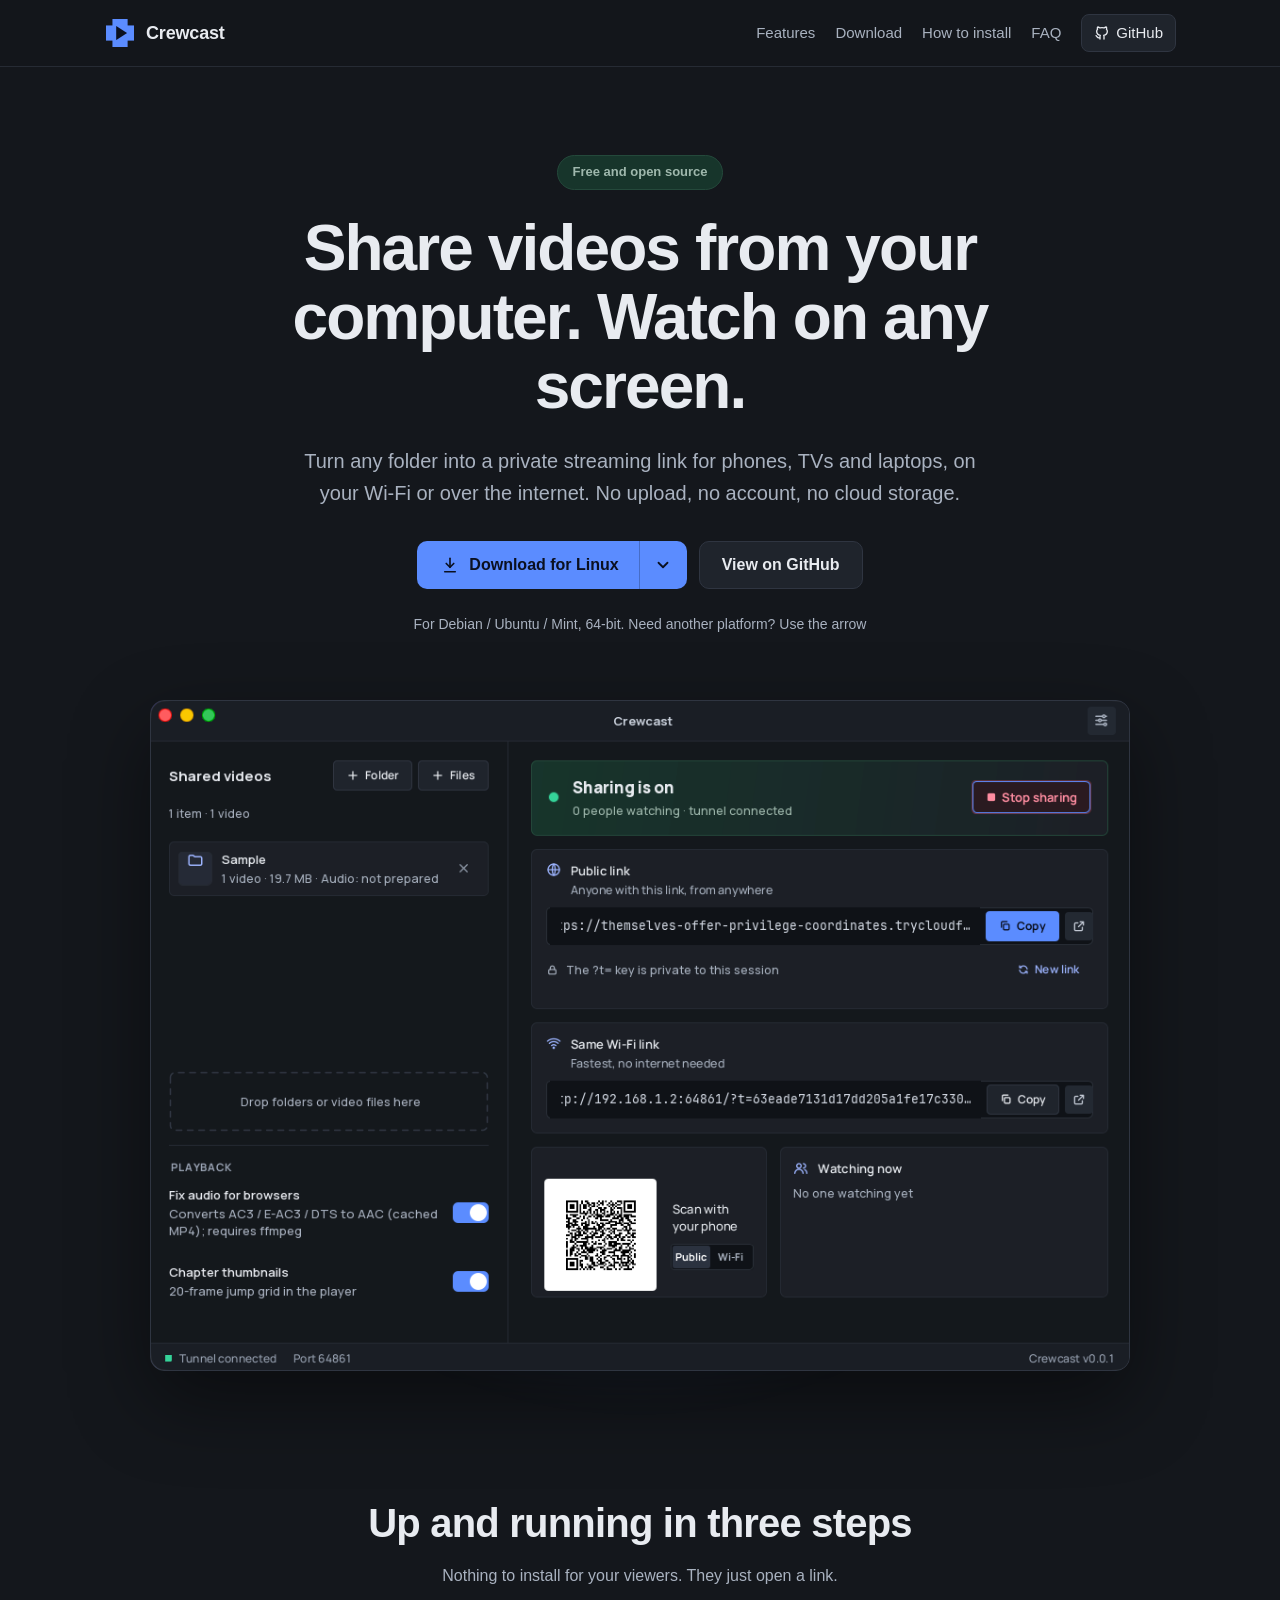
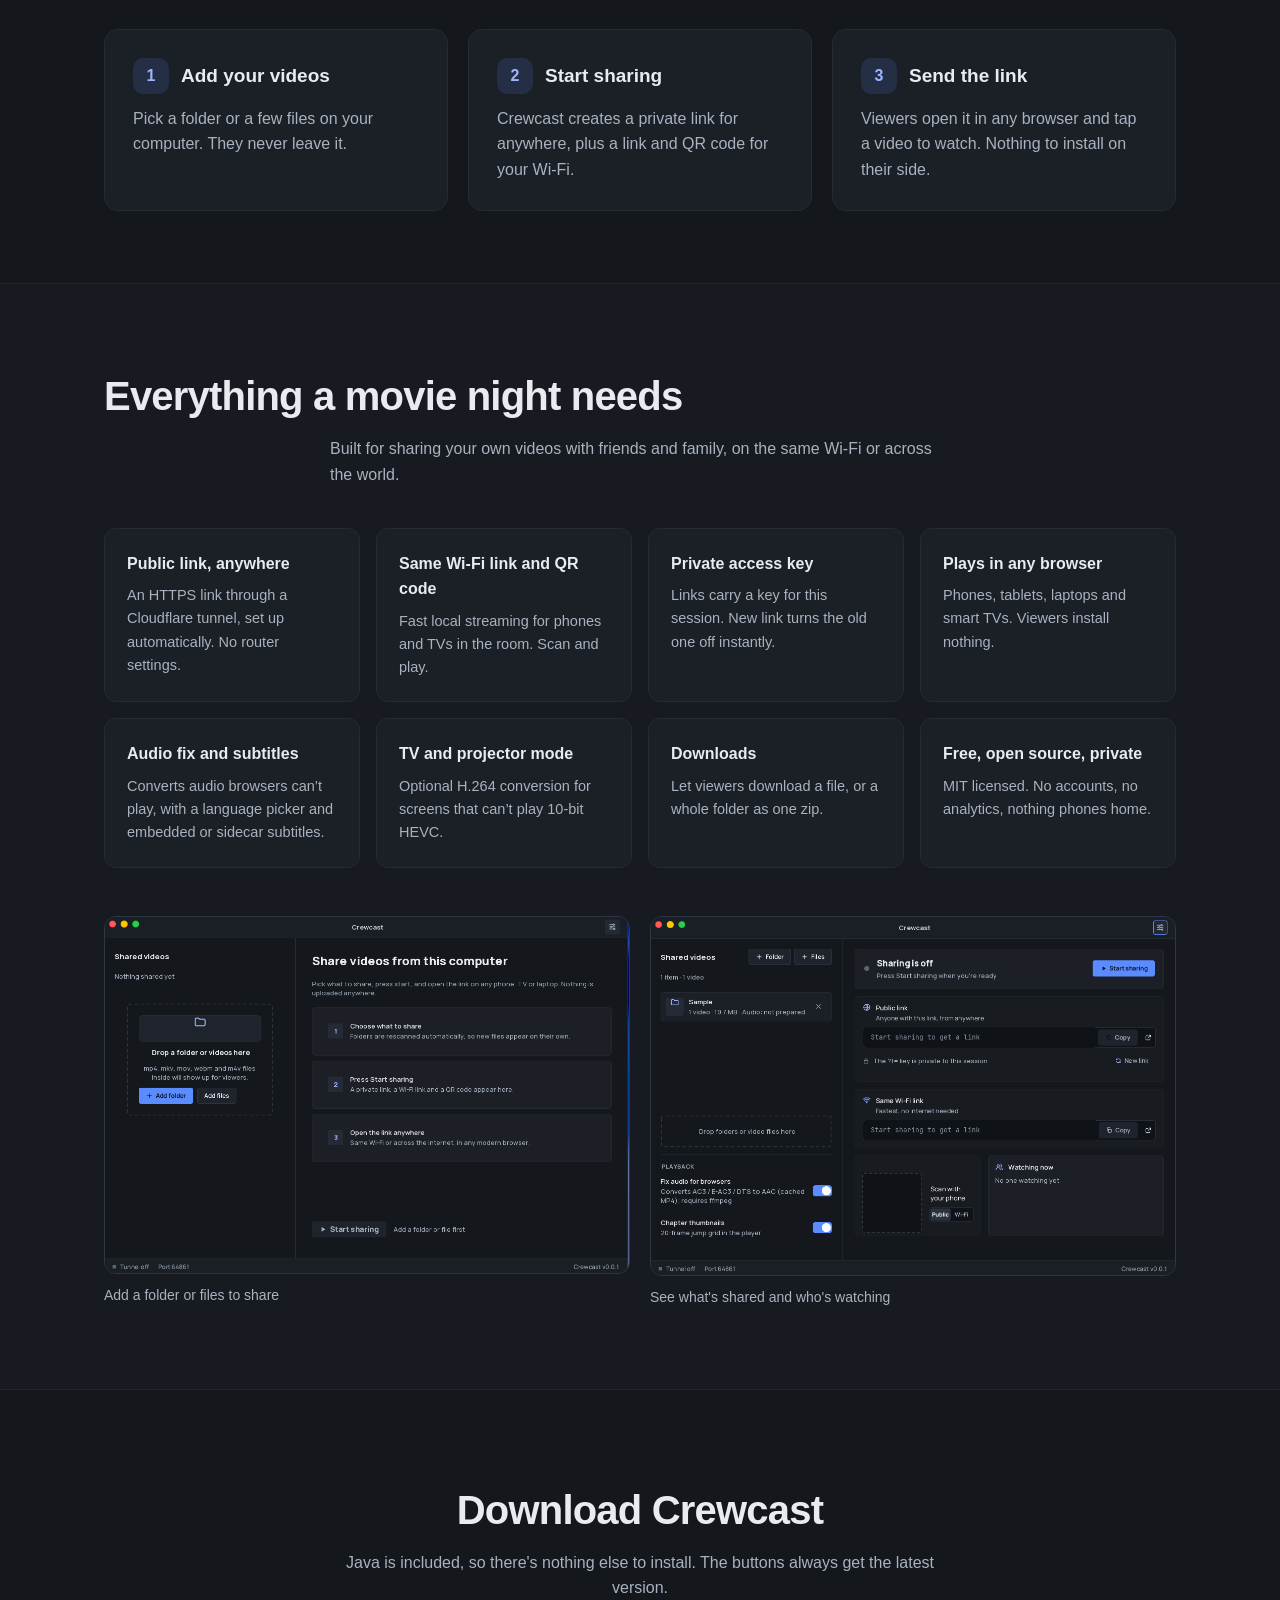
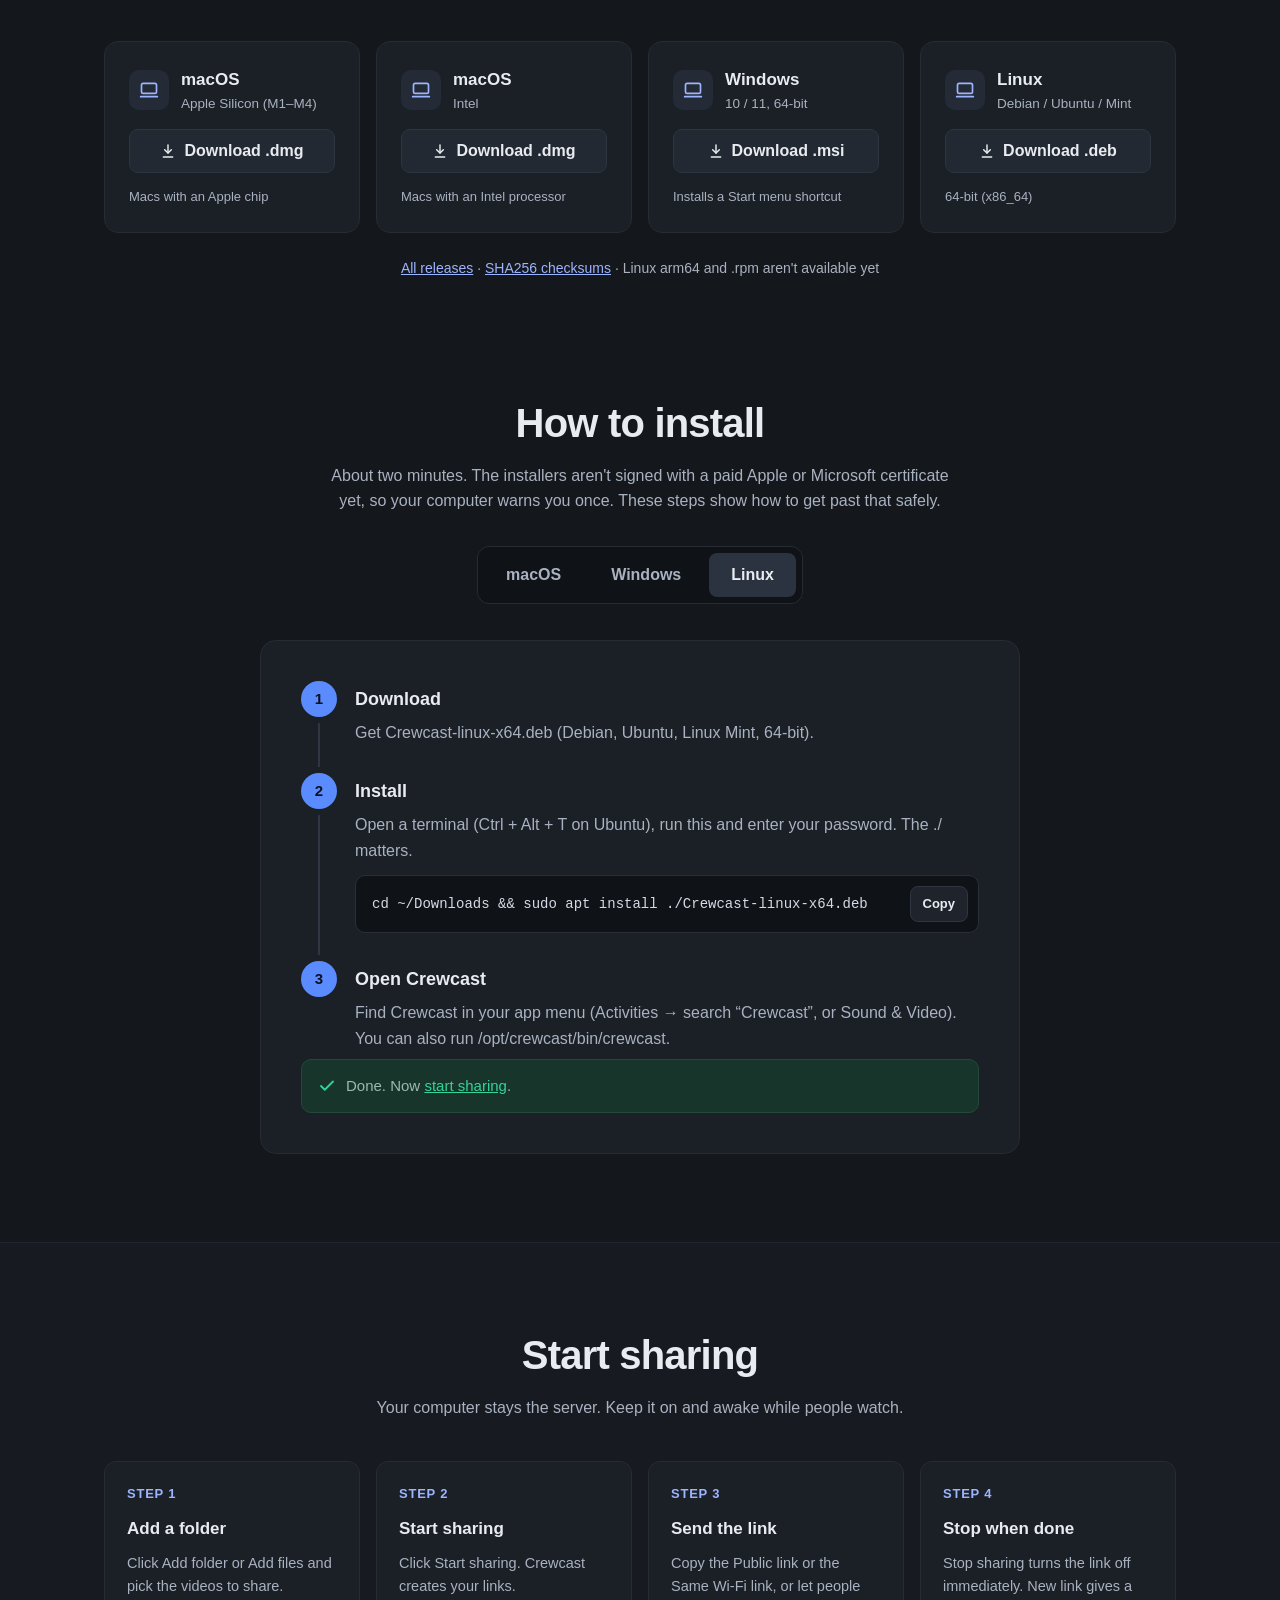
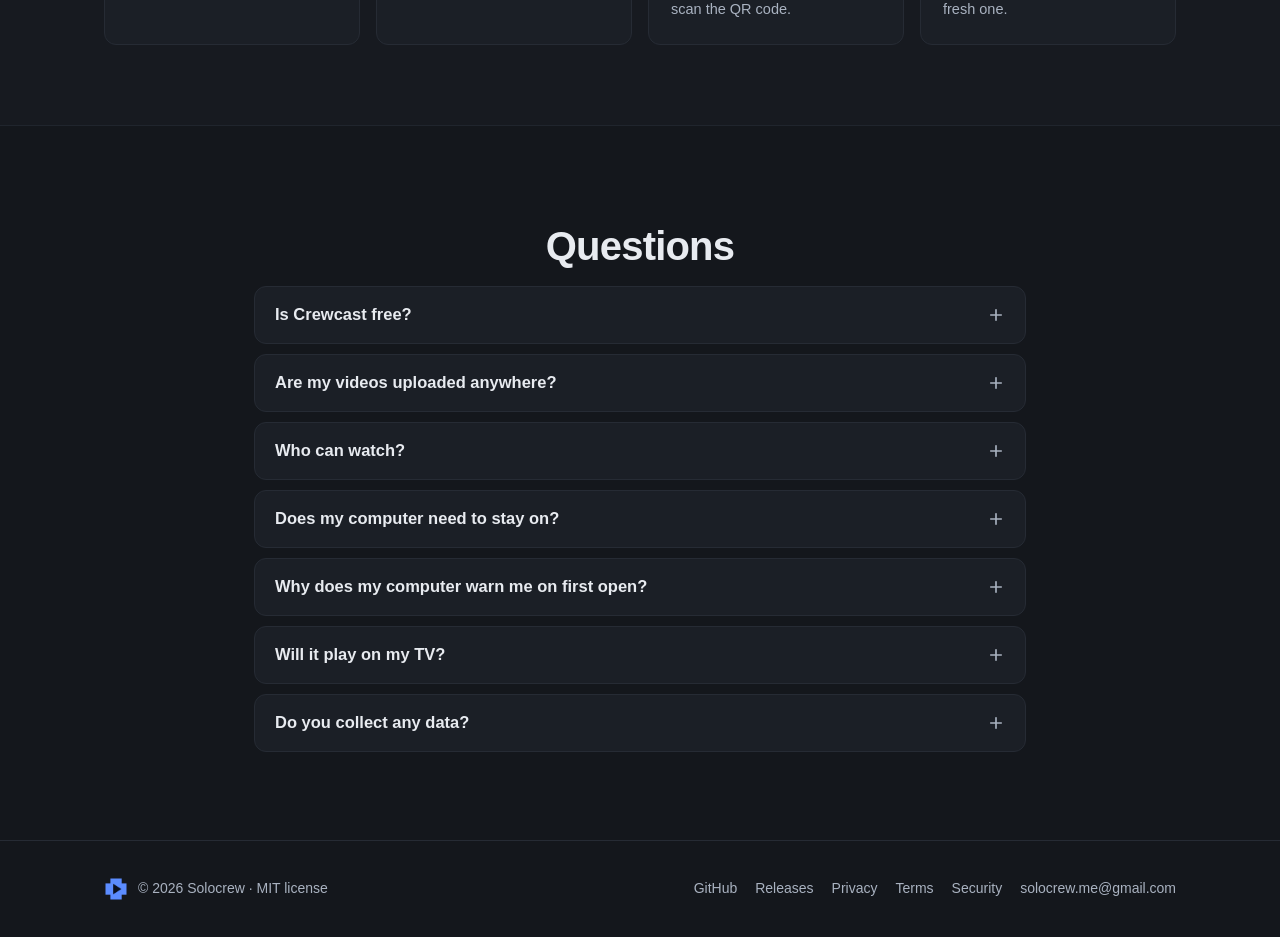
<file: site/index.html>
<!doctype html>
<html lang="en" class="no-js">
<head>
<meta charset="utf-8">
<meta name="viewport" content="width=device-width, initial-scale=1">
<title>Crewcast – share videos from your computer</title>
<meta name="description" content="Turn any folder into a private streaming link for phones, TVs and laptops, on your Wi‑Fi or over the internet. No upload, no account, no cloud storage.">
<link rel="canonical" href="https://vpjigin.github.io/CrewCast/">
<meta name="theme-color" content="#14171c">
<meta property="og:type" content="website">
<meta property="og:url" content="https://vpjigin.github.io/CrewCast/">
<meta property="og:title" content="Crewcast – share videos from your computer">
<meta property="og:description" content="Turn any folder into a private streaming link for phones, TVs and laptops, on your Wi‑Fi or over the internet. No upload, no account, no cloud storage.">
<meta property="og:image" content="https://vpjigin.github.io/CrewCast/assets/og-image.png">
<meta name="twitter:card" content="summary_large_image">
<meta name="twitter:title" content="Crewcast – share videos from your computer">
<meta name="twitter:description" content="Turn any folder into a private streaming link for phones, TVs and laptops, on your Wi‑Fi or over the internet. No upload, no account, no cloud storage.">
<meta name="twitter:image" content="https://vpjigin.github.io/CrewCast/assets/og-image.png">
<link rel="icon" type="image/png" sizes="32x32" href="assets/favicon-32.png">
<link rel="apple-touch-icon" sizes="180x180" href="assets/apple-touch-icon.png">
<link rel="stylesheet" href="styles.css">
</head>
<body>
<a class="skip-link" href="#main">Skip to content</a>

<header class="site-header">
<div class="site-header__inner">
<a href="#top" class="brand">
<img src="assets/icon.png" alt="" width="32" height="32">
<span class="brand__name">Crewcast</span>
</a>
<nav class="nav" aria-label="Main">
<a href="#features">Features</a>
<a href="#download">Download</a>
<a href="#install">How to install</a>
<a href="#faq">FAQ</a>
<a class="nav__github" href="https://github.com/vpjigin/CrewCast">
<svg aria-hidden="true" width="16" height="16" viewBox="0 0 24 24" fill="none" stroke="currentColor" stroke-width="2" stroke-linecap="round" stroke-linejoin="round"><path d="M9 19c-4.3 1.4-4.3-2.5-6-3m12 5v-3.5c0-1 .1-1.4-.5-2 2.8-.3 5.5-1.4 5.5-6a4.6 4.6 0 0 0-1.3-3.2 4.2 4.2 0 0 0-.1-3.2s-1.1-.3-3.5 1.3a12.3 12.3 0 0 0-6.2 0C6.5 2.8 5.4 3.1 5.4 3.1a4.2 4.2 0 0 0-.1 3.2A4.6 4.6 0 0 0 4 9.5c0 4.6 2.7 5.7 5.5 6-.6.6-.6 1.2-.5 2V21"></path></svg>
GitHub
</a>
</nav>
</div>
</header>

<main id="main">

<section id="top" class="hero">
<span class="badge" id="version-badge">
<span class="badge__dot" aria-hidden="true"></span>
Free and open source
</span>
<h1>Share videos from your computer. Watch on any screen.</h1>
<p class="hero__lead">Turn any folder into a private streaming link for phones, TVs and laptops, on your Wi‑Fi or over the internet. No upload, no account, no cloud storage.</p>
<div class="hero__actions">
<div class="split-btn">
<a id="hero-download" class="split-btn__main" href="#download">
<svg aria-hidden="true" width="18" height="18" viewBox="0 0 24 24" fill="none" stroke="currentColor" stroke-width="2.2" stroke-linecap="round" stroke-linejoin="round"><path d="M12 3v12"></path><path d="m7 10 5 5 5-5"></path><path d="M5 21h14"></path></svg>
<span data-label>Download Crewcast</span>
</a>
<button type="button" class="split-btn__toggle" id="download-menu-btn" aria-label="Choose another platform" aria-haspopup="true" aria-expanded="false" aria-controls="download-menu">
<svg aria-hidden="true" width="18" height="18" viewBox="0 0 24 24" fill="none" stroke="currentColor" stroke-width="2.4" stroke-linecap="round" stroke-linejoin="round"><path d="m6 9 6 6 6-6"></path></svg>
</button>
<div class="split-btn__menu" id="download-menu" role="menu">
<a role="menuitem" class="split-btn__item" href="https://github.com/vpjigin/CrewCast/releases/latest/download/Crewcast-macos-arm64.dmg">
<span class="split-btn__item-os"><strong>macOS</strong><span>Apple Silicon (M1–M4)</span></span>
<span class="split-btn__ext">.dmg</span>
</a>
<a role="menuitem" class="split-btn__item" href="https://github.com/vpjigin/CrewCast/releases/latest/download/Crewcast-macos-x64.dmg">
<span class="split-btn__item-os"><strong>macOS</strong><span>Intel</span></span>
<span class="split-btn__ext">.dmg</span>
</a>
<a role="menuitem" class="split-btn__item" href="https://github.com/vpjigin/CrewCast/releases/latest/download/Crewcast-windows-x64.msi">
<span class="split-btn__item-os"><strong>Windows</strong><span>10 / 11, 64-bit</span></span>
<span class="split-btn__ext">.msi</span>
</a>
<a role="menuitem" class="split-btn__item" href="https://github.com/vpjigin/CrewCast/releases/latest/download/Crewcast-linux-x64.deb">
<span class="split-btn__item-os"><strong>Linux</strong><span>Debian / Ubuntu / Mint</span></span>
<span class="split-btn__ext">.deb</span>
</a>
</div>
</div>
<a class="btn-secondary" href="https://github.com/vpjigin/CrewCast">View on GitHub</a>
</div>
<p class="hero__note" id="hero-note">Choose your platform below, or use the arrow</p>
<div class="hero__shot">
<div class="hero__glow" aria-hidden="true"></div>
<div class="hero__frame">
<img src="assets/sharing-started.png" alt="Crewcast desktop app sharing a folder, showing the public link, the same Wi‑Fi link and a QR code" width="1037" height="710" fetchpriority="high">
</div>
</div>
</section>

<section class="section section--how" aria-labelledby="how-title">
<h2 id="how-title" class="text-center">Up and running in three steps</h2>
<p class="section__lead section__lead--center section__lead--narrow">Nothing to install for your viewers. They just open a link.</p>
<div class="card-grid">
<div class="card">
<div class="card__head">
<span class="card__num">1</span>
<h3>Add your videos</h3>
</div>
<p>Pick a folder or a few files on your computer. They never leave it.</p>
</div>
<div class="card">
<div class="card__head">
<span class="card__num">2</span>
<h3>Start sharing</h3>
</div>
<p>Crewcast creates a private link for anywhere, plus a link and QR code for your Wi‑Fi.</p>
</div>
<div class="card">
<div class="card__head">
<span class="card__num">3</span>
<h3>Send the link</h3>
</div>
<p>Viewers open it in any browser and tap a video to watch. Nothing to install on their side.</p>
</div>
</div>
</section>

<section id="features" class="section section--features" aria-labelledby="features-title">
<div class="section-inner">
<h2 id="features-title">Everything a movie night needs</h2>
<p class="section__lead">Built for sharing your own videos with friends and family, on the same Wi‑Fi or across the world.</p>
<div class="card-grid card-grid--features">
<div class="card card--feature">
<h3>Public link, anywhere</h3>
<p>An HTTPS link through a Cloudflare tunnel, set up automatically. No router settings.</p>
</div>
<div class="card card--feature">
<h3>Same Wi‑Fi link and QR code</h3>
<p>Fast local streaming for phones and TVs in the room. Scan and play.</p>
</div>
<div class="card card--feature">
<h3>Private access key</h3>
<p>Links carry a key for this session. New link turns the old one off instantly.</p>
</div>
<div class="card card--feature">
<h3>Plays in any browser</h3>
<p>Phones, tablets, laptops and smart TVs. Viewers install nothing.</p>
</div>
<div class="card card--feature">
<h3>Audio fix and subtitles</h3>
<p>Converts audio browsers can’t play, with a language picker and embedded or sidecar subtitles.</p>
</div>
<div class="card card--feature">
<h3>TV and projector mode</h3>
<p>Optional H.264 conversion for screens that can’t play 10‑bit HEVC.</p>
</div>
<div class="card card--feature">
<h3>Downloads</h3>
<p>Let viewers download a file, or a whole folder as one zip.</p>
</div>
<div class="card card--feature">
<h3>Free, open source, private</h3>
<p>MIT licensed. No accounts, no analytics, nothing phones home.</p>
</div>
</div>
<div class="shot-grid">
<figure class="shot">
<div class="shot__frame"><img src="assets/initial-screen.png" alt="Crewcast start screen with Add folder and Add files buttons" width="1041" height="709" loading="lazy"></div>
<figcaption>Add a folder or files to share</figcaption>
</figure>
<figure class="shot">
<div class="shot__frame"><img src="assets/dashboard.png" alt="Crewcast dashboard listing shared videos and who is watching" width="1037" height="710" loading="lazy"></div>
<figcaption>See what's shared and who's watching</figcaption>
</figure>
</div>
</div>
</section>

<section id="download" class="section section--download" aria-labelledby="download-title">
<h2 id="download-title" class="text-center">Download Crewcast</h2>
<p class="section__lead section__lead--center">Java is included, so there's nothing else to install. The buttons always get the latest version.</p>
<div class="card-grid card-grid--download">
<div class="card card--download">
<div class="download-os">
<span class="download-os__icon" aria-hidden="true">
<svg width="20" height="20" viewBox="0 0 24 24" fill="none" stroke="currentColor" stroke-width="2" stroke-linecap="round" stroke-linejoin="round"><rect x="3" y="4" width="18" height="12" rx="2"></rect><path d="M2 20h20"></path></svg>
</span>
<div class="download-os__meta">
<strong>macOS</strong>
<span>Apple Silicon (M1–M4)</span>
</div>
</div>
<a class="btn-download" href="https://github.com/vpjigin/CrewCast/releases/latest/download/Crewcast-macos-arm64.dmg">
<svg aria-hidden="true" width="16" height="16" viewBox="0 0 24 24" fill="none" stroke="currentColor" stroke-width="2.2" stroke-linecap="round" stroke-linejoin="round"><path d="M12 3v12"></path><path d="m7 10 5 5 5-5"></path><path d="M5 21h14"></path></svg>
Download .dmg
</a>
<span class="card__req">Macs with an Apple chip</span>
</div>
<div class="card card--download">
<div class="download-os">
<span class="download-os__icon" aria-hidden="true">
<svg width="20" height="20" viewBox="0 0 24 24" fill="none" stroke="currentColor" stroke-width="2" stroke-linecap="round" stroke-linejoin="round"><rect x="3" y="4" width="18" height="12" rx="2"></rect><path d="M2 20h20"></path></svg>
</span>
<div class="download-os__meta">
<strong>macOS</strong>
<span>Intel</span>
</div>
</div>
<a class="btn-download" href="https://github.com/vpjigin/CrewCast/releases/latest/download/Crewcast-macos-x64.dmg">
<svg aria-hidden="true" width="16" height="16" viewBox="0 0 24 24" fill="none" stroke="currentColor" stroke-width="2.2" stroke-linecap="round" stroke-linejoin="round"><path d="M12 3v12"></path><path d="m7 10 5 5 5-5"></path><path d="M5 21h14"></path></svg>
Download .dmg
</a>
<span class="card__req">Macs with an Intel processor</span>
</div>
<div class="card card--download">
<div class="download-os">
<span class="download-os__icon" aria-hidden="true">
<svg width="20" height="20" viewBox="0 0 24 24" fill="none" stroke="currentColor" stroke-width="2" stroke-linecap="round" stroke-linejoin="round"><rect x="3" y="4" width="18" height="12" rx="2"></rect><path d="M2 20h20"></path></svg>
</span>
<div class="download-os__meta">
<strong>Windows</strong>
<span>10 / 11, 64-bit</span>
</div>
</div>
<a class="btn-download" href="https://github.com/vpjigin/CrewCast/releases/latest/download/Crewcast-windows-x64.msi">
<svg aria-hidden="true" width="16" height="16" viewBox="0 0 24 24" fill="none" stroke="currentColor" stroke-width="2.2" stroke-linecap="round" stroke-linejoin="round"><path d="M12 3v12"></path><path d="m7 10 5 5 5-5"></path><path d="M5 21h14"></path></svg>
Download .msi
</a>
<span class="card__req">Installs a Start menu shortcut</span>
</div>
<div class="card card--download">
<div class="download-os">
<span class="download-os__icon" aria-hidden="true">
<svg width="20" height="20" viewBox="0 0 24 24" fill="none" stroke="currentColor" stroke-width="2" stroke-linecap="round" stroke-linejoin="round"><rect x="3" y="4" width="18" height="12" rx="2"></rect><path d="M2 20h20"></path></svg>
</span>
<div class="download-os__meta">
<strong>Linux</strong>
<span>Debian / Ubuntu / Mint</span>
</div>
</div>
<a class="btn-download" href="https://github.com/vpjigin/CrewCast/releases/latest/download/Crewcast-linux-x64.deb">
<svg aria-hidden="true" width="16" height="16" viewBox="0 0 24 24" fill="none" stroke="currentColor" stroke-width="2.2" stroke-linecap="round" stroke-linejoin="round"><path d="M12 3v12"></path><path d="m7 10 5 5 5-5"></path><path d="M5 21h14"></path></svg>
Download .deb
</a>
<span class="card__req">64-bit (x86_64)</span>
</div>
</div>
<p class="download-notes"><a href="https://github.com/vpjigin/CrewCast/releases">All releases</a> · <a href="https://github.com/vpjigin/CrewCast/releases/latest">SHA256 checksums</a> · Linux arm64 and .rpm aren't available yet</p>
</section>

<section id="install" class="section section--install" aria-labelledby="install-title">
<h2 id="install-title" class="text-center">How to install</h2>
<p class="section__lead section__lead--center section__lead--install">About two minutes. The installers aren't signed with a paid Apple or Microsoft certificate yet, so your computer warns you once. These steps show how to get past that safely.</p>

<div class="tablist" role="tablist" aria-label="Choose your computer">
<button type="button" class="tab" role="tab" id="tab-mac" data-tab="mac" aria-controls="panel-mac" aria-selected="true" tabindex="0">macOS</button>
<button type="button" class="tab" role="tab" id="tab-windows" data-tab="windows" aria-controls="panel-windows" aria-selected="false" tabindex="-1">Windows</button>
<button type="button" class="tab" role="tab" id="tab-linux" data-tab="linux" aria-controls="panel-linux" aria-selected="false" tabindex="-1">Linux</button>
</div>

<div class="tabpanel" role="tabpanel" id="panel-mac" data-tab="mac" aria-labelledby="tab-mac">
<ol class="steps">
<li class="step">
<div class="step__rail">
<span class="step__n">1</span>
<span class="step__line" aria-hidden="true"></span>
</div>
<div class="step__body">
<h3>Check which Mac you have</h3>
<p>Apple menu → About This Mac. "Chip: Apple M1–M4" means Apple Silicon; "Processor: Intel" means Intel.</p>
</div>
</li>
<li class="step">
<div class="step__rail">
<span class="step__n">2</span>
<span class="step__line" aria-hidden="true"></span>
</div>
<div class="step__body">
<h3>Download and install</h3>
<p>Open the .dmg from Downloads and drag Crewcast onto the Applications folder. Then eject the Crewcast disk.</p>
</div>
</li>
<li class="step">
<div class="step__rail">
<span class="step__n">3</span>
<span class="step__line" aria-hidden="true"></span>
</div>
<div class="step__body">
<h3>Allow it to open (one time only)</h3>
<p>The app isn’t signed yet, so macOS blocks the first open. Paste this into Terminal, or use System Settings → Privacy &amp; Security → Open Anyway.</p>
<div class="cmd">
<code>xattr -dr com.apple.quarantine /Applications/Crewcast.app</code>
<button type="button" class="cmd__copy" data-copy="xattr -dr com.apple.quarantine /Applications/Crewcast.app" aria-label="Copy command">Copy</button>
</div>
</div>
</li>
<li class="step">
<div class="step__rail">
<span class="step__n">4</span>
</div>
<div class="step__body">
<h3>Open Crewcast</h3>
<p>Open it from Applications or Launchpad. If macOS asks about incoming network connections, click Allow so phones and TVs can connect.</p>
</div>
</li>
</ol>
<div class="done-banner">
<svg aria-hidden="true" width="18" height="18" viewBox="0 0 24 24" fill="none" stroke="#34d399" stroke-width="2.4" stroke-linecap="round" stroke-linejoin="round"><path d="M20 6 9 17l-5-5"></path></svg>
<span>Done. Now <a href="#sharing">start sharing</a>.</span>
</div>
</div>

<div class="tabpanel" role="tabpanel" id="panel-windows" data-tab="windows" aria-labelledby="tab-windows" hidden>
<ol class="steps">
<li class="step">
<div class="step__rail">
<span class="step__n">1</span>
<span class="step__line" aria-hidden="true"></span>
</div>
<div class="step__body">
<h3>Download</h3>
<p>If the browser says the file isn’t commonly downloaded, choose Keep.</p>
</div>
</li>
<li class="step">
<div class="step__rail">
<span class="step__n">2</span>
<span class="step__line" aria-hidden="true"></span>
</div>
<div class="step__body">
<h3>Run the installer</h3>
<p>Open Crewcast-windows-x64.msi from your Downloads folder.</p>
</div>
</li>
<li class="step">
<div class="step__rail">
<span class="step__n">3</span>
<span class="step__line" aria-hidden="true"></span>
</div>
<div class="step__body">
<h3>Get past SmartScreen (one time only)</h3>
<p>If you see “Windows protected your PC”, click More info, then Run anyway.</p>
</div>
</li>
<li class="step">
<div class="step__rail">
<span class="step__n">4</span>
<span class="step__line" aria-hidden="true"></span>
</div>
<div class="step__body">
<h3>Finish the installer</h3>
<p>Click Next, keep the default folder, then Install. Click Yes if Windows asks for permission, then Finish.</p>
</div>
</li>
<li class="step">
<div class="step__rail">
<span class="step__n">5</span>
</div>
<div class="step__body">
<h3>Open Crewcast</h3>
<p>Use the desktop shortcut or the Start menu. If the firewall asks, tick Private networks and click Allow access.</p>
</div>
</li>
</ol>
<div class="done-banner">
<svg aria-hidden="true" width="18" height="18" viewBox="0 0 24 24" fill="none" stroke="#34d399" stroke-width="2.4" stroke-linecap="round" stroke-linejoin="round"><path d="M20 6 9 17l-5-5"></path></svg>
<span>Done. Now <a href="#sharing">start sharing</a>.</span>
</div>
</div>

<div class="tabpanel" role="tabpanel" id="panel-linux" data-tab="linux" aria-labelledby="tab-linux" hidden>
<ol class="steps">
<li class="step">
<div class="step__rail">
<span class="step__n">1</span>
<span class="step__line" aria-hidden="true"></span>
</div>
<div class="step__body">
<h3>Download</h3>
<p>Get Crewcast-linux-x64.deb (Debian, Ubuntu, Linux Mint, 64-bit).</p>
</div>
</li>
<li class="step">
<div class="step__rail">
<span class="step__n">2</span>
<span class="step__line" aria-hidden="true"></span>
</div>
<div class="step__body">
<h3>Install</h3>
<p>Open a terminal (Ctrl + Alt + T on Ubuntu), run this and enter your password. The ./ matters.</p>
<div class="cmd">
<code>cd ~/Downloads &amp;&amp; sudo apt install ./Crewcast-linux-x64.deb</code>
<button type="button" class="cmd__copy" data-copy="cd ~/Downloads && sudo apt install ./Crewcast-linux-x64.deb" aria-label="Copy command">Copy</button>
</div>
</div>
</li>
<li class="step">
<div class="step__rail">
<span class="step__n">3</span>
</div>
<div class="step__body">
<h3>Open Crewcast</h3>
<p>Find Crewcast in your app menu (Activities → search “Crewcast”, or Sound &amp; Video). You can also run /opt/crewcast/bin/crewcast.</p>
</div>
</li>
</ol>
<div class="done-banner">
<svg aria-hidden="true" width="18" height="18" viewBox="0 0 24 24" fill="none" stroke="#34d399" stroke-width="2.4" stroke-linecap="round" stroke-linejoin="round"><path d="M20 6 9 17l-5-5"></path></svg>
<span>Done. Now <a href="#sharing">start sharing</a>.</span>
</div>
</div>
</section>

<section id="sharing" class="section section--sharing" aria-labelledby="sharing-title">
<div class="section-inner">
<h2 id="sharing-title" class="text-center">Start sharing</h2>
<p class="section__lead section__lead--center section__lead--narrow">Your computer stays the server. Keep it on and awake while people watch.</p>
<div class="card-grid card-grid--share">
<div class="card card--share">
<span class="card__step">STEP 1</span>
<h3>Add a folder</h3>
<p>Click Add folder or Add files and pick the videos to share.</p>
</div>
<div class="card card--share">
<span class="card__step">STEP 2</span>
<h3>Start sharing</h3>
<p>Click Start sharing. Crewcast creates your links.</p>
</div>
<div class="card card--share">
<span class="card__step">STEP 3</span>
<h3>Send the link</h3>
<p>Copy the Public link or the Same Wi‑Fi link, or let people scan the QR code.</p>
</div>
<div class="card card--share">
<span class="card__step">STEP 4</span>
<h3>Stop when done</h3>
<p>Stop sharing turns the link off immediately. New link gives a fresh one.</p>
</div>
</div>
</div>
</section>

<section id="faq" class="section section--faq" aria-labelledby="faq-title">
<h2 id="faq-title" class="text-center">Questions</h2>
<div class="faq-list">
<details>
<summary><span>Is Crewcast free?</span>
<svg class="faq-plus" aria-hidden="true" width="18" height="18" viewBox="0 0 24 24" fill="none" stroke="#a9b2c0" stroke-width="2.2" stroke-linecap="round"><path d="M12 5v14"></path><path d="M5 12h14"></path></svg>
</summary>
<p>Yes. It’s free and open source under the MIT license.</p>
</details>
<details>
<summary><span>Are my videos uploaded anywhere?</span>
<svg class="faq-plus" aria-hidden="true" width="18" height="18" viewBox="0 0 24 24" fill="none" stroke="#a9b2c0" stroke-width="2.2" stroke-linecap="round"><path d="M12 5v14"></path><path d="M5 12h14"></path></svg>
</summary>
<p>No. Files stay on your computer and stream straight from it while sharing is on. The public link passes through a Cloudflare tunnel, but nothing is stored there.</p>
</details>
<details>
<summary><span>Who can watch?</span>
<svg class="faq-plus" aria-hidden="true" width="18" height="18" viewBox="0 0 24 24" fill="none" stroke="#a9b2c0" stroke-width="2.2" stroke-linecap="round"><path d="M12 5v14"></path><path d="M5 12h14"></path></svg>
</summary>
<p>Anyone with the full link while sharing is on. With Require private key on (the default), links carry a key; New link or stopping sharing cuts everyone off.</p>
</details>
<details>
<summary><span>Does my computer need to stay on?</span>
<svg class="faq-plus" aria-hidden="true" width="18" height="18" viewBox="0 0 24 24" fill="none" stroke="#a9b2c0" stroke-width="2.2" stroke-linecap="round"><path d="M12 5v14"></path><path d="M5 12h14"></path></svg>
</summary>
<p>Yes, it’s the server. Turn on Keep computer awake while sharing to stop it from sleeping.</p>
</details>
<details>
<summary><span>Why does my computer warn me on first open?</span>
<svg class="faq-plus" aria-hidden="true" width="18" height="18" viewBox="0 0 24 24" fill="none" stroke="#a9b2c0" stroke-width="2.2" stroke-linecap="round"><path d="M12 5v14"></path><path d="M5 12h14"></path></svg>
</summary>
<p>The installers aren’t signed with a paid Apple or Microsoft certificate yet. They’re built in public by GitHub Actions from the source code, and you can check them against SHA256SUMS.txt.</p>
</details>
<details>
<summary><span>Will it play on my TV?</span>
<svg class="faq-plus" aria-hidden="true" width="18" height="18" viewBox="0 0 24 24" fill="none" stroke="#a9b2c0" stroke-width="2.2" stroke-linecap="round"><path d="M12 5v14"></path><path d="M5 12h14"></path></svg>
</summary>
<p>Most smart TV browsers work. If a TV or projector shows a black or garbled picture with 10‑bit HEVC files, turn on compatibility mode.</p>
</details>
<details>
<summary><span>Do you collect any data?</span>
<svg class="faq-plus" aria-hidden="true" width="18" height="18" viewBox="0 0 24 24" fill="none" stroke="#a9b2c0" stroke-width="2.2" stroke-linecap="round"><path d="M12 5v14"></path><path d="M5 12h14"></path></svg>
</summary>
<p>No accounts and no analytics. See the privacy policy for details.</p>
</details>
</div>
</section>

</main>

<footer class="site-footer">
<div class="footer__inner">
<div class="footer__brand">
<img src="assets/icon.png" alt="" width="24" height="24">
<span>© 2026 Solocrew · MIT license</span>
</div>
<nav class="footer__nav" aria-label="Footer">
<a href="https://github.com/vpjigin/CrewCast">GitHub</a>
<a href="https://github.com/vpjigin/CrewCast/releases">Releases</a>
<a href="https://github.com/vpjigin/CrewCast/blob/release/1.0.0/PRIVACY.md">Privacy</a>
<a href="https://github.com/vpjigin/CrewCast/blob/release/1.0.0/TERMS.md">Terms</a>
<a href="https://github.com/vpjigin/CrewCast/blob/release/1.0.0/SECURITY.md">Security</a>
<a href="mailto:solocrew.me@gmail.com">solocrew.me@gmail.com</a>
</nav>
</div>
</footer>

<script src="main.js" defer></script>
</body>
</html>
</file>
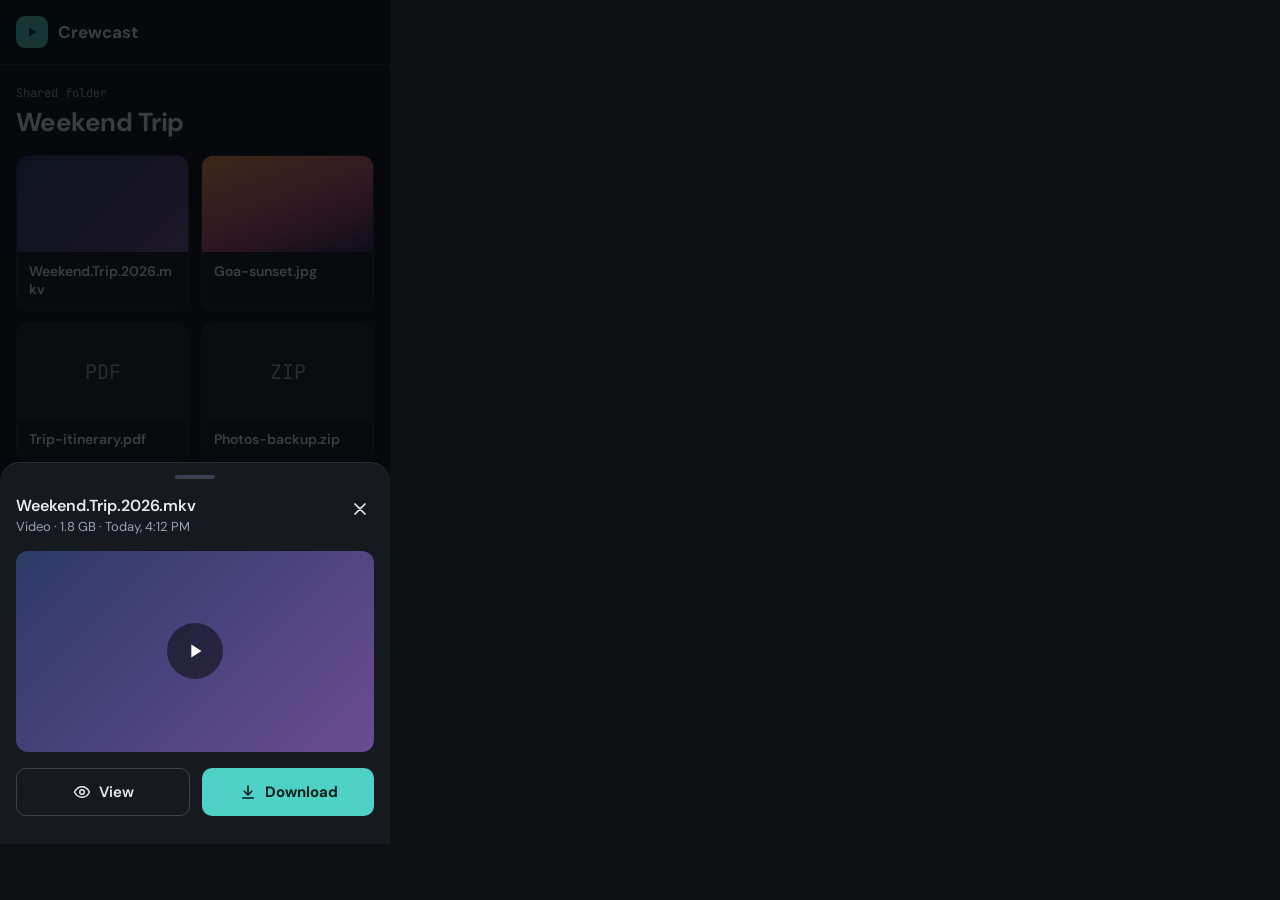
<file: docs/design/Phone — video popup-html/Mobile.dc.html>
<!doctype html>
<html lang="en">
<head>
<meta charset="utf-8">
<title>Crewcast phone popup</title>
<script src="./vendor/react.js"></script>
<script src="./vendor/react-dom.js"></script>
<script src="./support.js"></script>
</head>
<body>
<x-dc>
<helmet>
<link rel="preconnect" href="https://fonts.googleapis.com">
<link href="https://fonts.googleapis.com/css2?family=DM+Sans:wght@400;500;600;700&amp;family=JetBrains+Mono:wght@500&amp;display=swap" rel="stylesheet">
<style>
body{margin:0;background:#0E1014}
button{font-family:inherit}
</style>
</helmet>
<div style="position: relative; width: 390px; height: 844px; box-sizing: border-box; overflow: hidden; background: #0E1014; color: #E8EAF0; font-family: 'DM Sans', system-ui, sans-serif;">

  <div style="display: flex; align-items: center; gap: 10px; padding: 16px; border-bottom: 1px solid #232833;">
    <div style="width: 32px; height: 32px; border-radius: 9px; background: #4FD1C5; display: flex; align-items: center; justify-content: center;">
      <svg width="14" height="14" viewBox="0 0 24 24" aria-hidden="true"><path d="M7 4.5v15l13-7.5z" fill="#06201D"></path></svg>
    </div>
    <div style="font-size: 17px; font-weight: 700;">Crewcast</div>
  </div>

  <div style="padding: 20px 16px; display: flex; flex-direction: column; gap: 16px;">
    <div>
      <div style="font-size: 12px; color: #9AA3B2; font-family: 'JetBrains Mono', monospace;">Shared folder</div>
      <h1 style="margin: 4px 0 0; font-size: 26px; font-weight: 700; letter-spacing: -0.02em;">Weekend Trip</h1>
    </div>
    <div style="display: grid; grid-template-columns: repeat(2, minmax(0, 1fr)); gap: 12px;">
      <div style="background: #161920; border: 1px solid #262B36; border-radius: 12px; overflow: hidden;">
        <div style="height: 96px; background: linear-gradient(135deg,#2B3A67,#6A4C93);"></div>
        <div style="padding: 10px 12px 12px; font-size: 14px; font-weight: 600; overflow-wrap: anywhere;">Weekend.Trip.2026.mkv</div>
      </div>
      <div style="background: #161920; border: 1px solid #262B36; border-radius: 12px; overflow: hidden;">
        <div style="height: 96px; background: linear-gradient(160deg,#F2994A,#BB4E75 55%,#2D2A55);"></div>
        <div style="padding: 10px 12px 12px; font-size: 14px; font-weight: 600; overflow-wrap: anywhere;">Goa-sunset.jpg</div>
      </div>
      <div style="background: #161920; border: 1px solid #262B36; border-radius: 12px; overflow: hidden;">
        <div style="height: 96px; background: #1E222B; display: flex; align-items: center; justify-content: center; font-family: 'JetBrains Mono', monospace; font-size: 20px; color: #9AA3B2;">PDF</div>
        <div style="padding: 10px 12px 12px; font-size: 14px; font-weight: 600; overflow-wrap: anywhere;">Trip-itinerary.pdf</div>
      </div>
      <div style="background: #161920; border: 1px solid #262B36; border-radius: 12px; overflow: hidden;">
        <div style="height: 96px; background: #1E222B; display: flex; align-items: center; justify-content: center; font-family: 'JetBrains Mono', monospace; font-size: 20px; color: #9AA3B2;">ZIP</div>
        <div style="padding: 10px 12px 12px; font-size: 14px; font-weight: 600; overflow-wrap: anywhere;">Photos-backup.zip</div>
      </div>
    </div>
  </div>

  <div style="position: absolute; left: 0; top: 0; width: 100%; height: 100%; background: rgba(5,6,8,0.76);"></div>

  <div role="dialog" aria-modal="true" aria-label="Weekend.Trip.2026.mkv" style="position: absolute; left: 0; bottom: 0; width: 100%; box-sizing: border-box; background: #161920; border-top: 1px solid #2A2F3A; border-radius: 20px 20px 0 0; padding: 12px 16px 28px; display: flex; flex-direction: column; gap: 16px;">
    <div style="align-self: center; width: 40px; height: 4px; border-radius: 2px; background: #3A4150;"></div>
    <div style="display: flex; align-items: flex-start; gap: 8px;">
      <div style="flex-grow: 1; min-width: 0; display: flex; flex-direction: column; gap: 2px;">
        <div style="font-size: 16px; font-weight: 600; overflow-wrap: anywhere;">Weekend.Trip.2026.mkv</div>
        <div style="font-size: 13px; color: #9AA3B2;">Video · 1.8 GB · Today, 4:12 PM</div>
      </div>
      <button aria-label="Close" style="width: 44px; height: 44px; flex-shrink: 0; margin: -8px -8px 0 0; display: flex; align-items: center; justify-content: center; background: transparent; border: 0; color: #E8EAF0;">
        <svg width="20" height="20" viewBox="0 0 24 24" fill="none" stroke="currentColor" stroke-width="2" stroke-linecap="round" aria-hidden="true"><path d="M6 6l12 12M18 6L6 18"></path></svg>
      </button>
    </div>
    <div style="position: relative; width: 100%; aspect-ratio: 16 / 9; border-radius: 12px; overflow: hidden; display: flex; align-items: center; justify-content: center; background: linear-gradient(135deg,#2B3A67,#6A4C93);">
      <div style="width: 56px; height: 56px; border-radius: 50%; background: rgba(8,10,14,0.55); display: flex; align-items: center; justify-content: center;">
        <svg width="22" height="22" viewBox="0 0 24 24" aria-hidden="true"><path d="M8 5v14l11-7z" fill="#FFFFFF"></path></svg>
      </div>
    </div>
    <div style="display: flex; gap: 12px;">
      <button style="flex: 1; min-height: 48px; display: flex; align-items: center; justify-content: center; gap: 8px; background: transparent; border: 1px solid #3A4150; border-radius: 10px; color: #E8EAF0; font-size: 15px; font-weight: 600;">
        <svg width="18" height="18" viewBox="0 0 24 24" fill="none" stroke="currentColor" stroke-width="2" stroke-linecap="round" stroke-linejoin="round" aria-hidden="true"><path d="M2 12s3.6-7 10-7 10 7 10 7-3.6 7-10 7S2 12 2 12z"></path><circle cx="12" cy="12" r="3"></circle></svg>
        View
      </button>
      <button style="flex: 1; min-height: 48px; display: flex; align-items: center; justify-content: center; gap: 8px; background: #4FD1C5; border: 0; border-radius: 10px; color: #06201D; font-size: 15px; font-weight: 700;">
        <svg width="18" height="18" viewBox="0 0 24 24" fill="none" stroke="currentColor" stroke-width="2.2" stroke-linecap="round" stroke-linejoin="round" aria-hidden="true"><path d="M12 4v11M7 11l5 5 5-5M5 20h14"></path></svg>
        Download
      </button>
    </div>
  </div>
</div>
</x-dc>
<script type="text/x-dc" data-dc-script data-props='{"$preview":{"width":390,"height":844}}'>
class Component extends DCLogic {
  renderVals() { return {}; }
}
</script>
</body>
</html>
</file>
<file: site/styles.css>
/* Crewcast landing — colours and spacing from the approved design */

:root {
  --bg: #14171c;
  --bg-elevated: #171a20;
  --surface: #1b1f26;
  --surface-2: #1f242c;
  --surface-3: #232933;
  --surface-4: #252b36;
  --border: #262b34;
  --border-strong: #2f3541;
  --border-soft: #20252d;
  --border-code: #2a2f38;
  --text: #e8ebf0;
  --muted: #a9b2c0;
  --accent: #5b8cff;
  --accent-soft: #9db4ff;
  --accent-hover: #c3d1ff;
  --on-accent: #0b1020;
  --ink-code: #d5dbe6;
  --success-bg: #17352b;
  --success-border: #24493b;
  --success-text: #9fb8ad;
  --success: #34d399;
  --tab-track: #0f1216;
  --tab-active-bg: #2b3240;
  --focus: #9db4ff;
  --radius-sm: 8px;
  --radius-md: 9px;
  --radius-lg: 10px;
  --radius-xl: 12px;
  --radius-2xl: 14px;
  --radius-3xl: 16px;
  --max: 1120px;
  --font: -apple-system, BlinkMacSystemFont, "Segoe UI", Inter, Roboto, "Helvetica Neue", Arial, sans-serif;
  --mono: ui-monospace, SFMono-Regular, Menlo, Consolas, monospace;
}

*,
*::before,
*::after {
  box-sizing: border-box;
}

html {
  scroll-behavior: smooth;
}

@media (prefers-reduced-motion: reduce) {
  html {
    scroll-behavior: auto;
  }
  *,
  *::before,
  *::after {
    animation-duration: 0.01ms !important;
    animation-iteration-count: 1 !important;
    transition-duration: 0.01ms !important;
  }
  .faq-plus {
    transition: none !important;
  }
}

body {
  margin: 0;
  background: var(--bg);
  color: var(--text);
  font-family: var(--font);
  font-size: 16px;
  line-height: 1.6;
  min-height: 100vh;
}

img {
  max-width: 100%;
  height: auto;
}

a {
  color: var(--accent-soft);
}

a:hover {
  color: var(--accent-hover);
}

:focus-visible {
  outline: 2px solid var(--focus);
  outline-offset: 2px;
}

.skip-link {
  position: absolute;
  left: 16px;
  top: -100px;
  z-index: 100;
  background: var(--accent);
  color: var(--on-accent);
  font-weight: 700;
  padding: 10px 16px;
  border-radius: var(--radius-sm);
  text-decoration: none;
}

.skip-link:focus {
  top: 16px;
}

.site-header {
  position: sticky;
  top: 0;
  z-index: 10;
  background: rgba(20, 23, 28, 0.92);
  border-bottom: 1px solid var(--border);
}

.site-header__inner,
.section-inner,
.footer__inner {
  max-width: var(--max);
  margin: 0 auto;
  padding-left: 24px;
  padding-right: 24px;
}

.site-header__inner {
  padding-top: 14px;
  padding-bottom: 14px;
  display: flex;
  flex-wrap: wrap;
  align-items: center;
  justify-content: space-between;
  gap: 12px;
}

.brand {
  display: flex;
  align-items: center;
  gap: 10px;
  text-decoration: none;
  color: var(--text);
}

.brand:hover {
  color: var(--text);
}

.brand img {
  width: 32px;
  height: 32px;
  border-radius: var(--radius-sm);
}

.brand__name {
  font-size: 18px;
  font-weight: 700;
  letter-spacing: -0.01em;
}

.nav {
  display: flex;
  flex-wrap: wrap;
  align-items: center;
  gap: 4px 20px;
  font-size: 15px;
}

.nav a {
  color: var(--muted);
  text-decoration: none;
}

.nav a:hover {
  color: var(--text);
}

.nav__github {
  display: inline-flex;
  align-items: center;
  gap: 6px;
  color: var(--text) !important;
  border: 1px solid var(--border-strong);
  border-radius: var(--radius-sm);
  padding: 6px 12px;
  background: var(--surface-2);
}

.hero {
  max-width: var(--max);
  margin: 0 auto;
  padding: 88px 24px 72px;
  display: flex;
  flex-direction: column;
  align-items: center;
  text-align: center;
  gap: 24px;
}

.badge {
  display: inline-flex;
  align-items: center;
  gap: 8px;
  font-size: 13px;
  font-weight: 600;
  color: var(--success-text);
  background: var(--success-bg);
  border: 1px solid var(--success-border);
  border-radius: 999px;
  padding: 6px 14px;
}

.badge__dot {
  width: 8px;
  height: 8px;
  border-radius: 50%;
  background: var(--success);
}

.hero h1 {
  margin: 0;
  font-size: clamp(36px, 6vw, 64px);
  line-height: 1.08;
  letter-spacing: -0.03em;
  font-weight: 800;
  max-width: 860px;
}

.hero__lead {
  margin: 0;
  font-size: clamp(17px, 2.2vw, 20px);
  color: var(--muted);
  max-width: 680px;
}

.hero__actions {
  display: flex;
  flex-wrap: wrap;
  justify-content: center;
  gap: 12px;
  margin-top: 8px;
}

.split-btn {
  position: relative;
  display: inline-flex;
  max-width: 100%;
}

.split-btn__main {
  display: inline-flex;
  align-items: center;
  gap: 10px;
  min-height: 48px;
  padding: 0 20px 0 24px;
  border-radius: 10px 0 0 10px;
  background: var(--accent);
  color: var(--on-accent);
  font-weight: 700;
  font-size: 16px;
  text-decoration: none;
}

.split-btn__main:hover {
  color: var(--on-accent);
  filter: brightness(1.05);
}

.split-btn__toggle {
  display: inline-flex;
  align-items: center;
  justify-content: center;
  min-width: 48px;
  min-height: 48px;
  padding: 0 14px;
  border: 0;
  border-left: 1px solid rgba(11, 16, 32, 0.25);
  border-radius: 0 10px 10px 0;
  background: var(--accent);
  color: var(--on-accent);
  cursor: pointer;
}

.split-btn__toggle svg {
  transition: transform 0.2s ease;
}

.split-btn__toggle[aria-expanded="true"] svg {
  transform: rotate(180deg);
}

.split-btn__menu {
  position: absolute;
  top: calc(100% + 8px);
  left: 0;
  right: 0;
  min-width: min(280px, 100vw - 48px);
  z-index: 5;
  background: var(--surface);
  border: 1px solid var(--border-strong);
  border-radius: var(--radius-xl);
  padding: 6px;
  box-shadow: 0 18px 48px rgba(0, 0, 0, 0.5);
  display: none;
  flex-direction: column;
  text-align: left;
}

.split-btn__menu.is-open {
  display: flex;
}

.split-btn__item {
  display: flex;
  align-items: center;
  justify-content: space-between;
  gap: 12px;
  min-height: 44px;
  padding: 8px 12px;
  border-radius: var(--radius-sm);
  color: var(--text);
  text-decoration: none;
}

.split-btn__item:hover,
.split-btn__item:focus-visible {
  background: #232933;
  color: var(--text);
}

.split-btn__item-os {
  display: flex;
  flex-direction: column;
  line-height: 1.3;
}

.split-btn__item-os strong {
  font-weight: 600;
  font-size: 15px;
}

.split-btn__item-os span {
  font-size: 13px;
  color: var(--muted);
}

.split-btn__ext {
  font-size: 13px;
  font-weight: 600;
  color: var(--accent-soft);
}

.btn-secondary {
  display: inline-flex;
  align-items: center;
  min-height: 48px;
  padding: 0 22px;
  border-radius: var(--radius-lg);
  border: 1px solid var(--border-strong);
  background: var(--surface-2);
  color: var(--text);
  font-weight: 600;
  text-decoration: none;
}

.btn-secondary:hover {
  color: var(--text);
  border-color: #3a4250;
}

.hero__note {
  margin: 0;
  font-size: 14px;
  color: var(--muted);
}

.hero__shot {
  position: relative;
  width: 100%;
  max-width: 980px;
  margin-top: 40px;
}

.hero__glow {
  position: absolute;
  inset: 10% 8% -6% 8%;
  background: radial-gradient(closest-side, rgba(91, 140, 255, 0.28), rgba(91, 140, 255, 0));
  filter: blur(10px);
  pointer-events: none;
}

.hero__frame {
  position: relative;
  border: 1px solid var(--border-strong);
  border-radius: var(--radius-2xl);
  overflow: hidden;
  background: #1a1e25;
  box-shadow: 0 30px 80px rgba(0, 0, 0, 0.45);
}

.hero__frame img {
  display: block;
  width: 100%;
  height: auto;
}

.section {
  max-width: var(--max);
  margin: 0 auto;
  padding: 48px 24px 72px;
}

.section--how {
  padding: 48px 24px 72px;
}

.section--features,
.section--sharing {
  background: var(--bg-elevated);
  border-top: 1px solid var(--border-soft);
  border-bottom: 1px solid var(--border-soft);
  max-width: none;
  margin: 0;
  padding: 0;
}

.section--features .section-inner,
.section--sharing .section-inner {
  padding-top: 80px;
  padding-bottom: 80px;
}

.section--download {
  padding: 88px 24px 40px;
}

.section--install {
  padding: 72px 24px 88px;
}

.section--faq {
  max-width: 820px;
  padding: 88px 24px;
}

.section h2 {
  margin: 0 0 8px;
  font-size: clamp(28px, 4vw, 40px);
  letter-spacing: -0.02em;
}

.section__lead {
  margin: 0 auto 40px;
  color: var(--muted);
  max-width: 620px;
}

.section__lead--center {
  text-align: center;
}

.section__lead--narrow {
  max-width: 560px;
}

.section__lead--install {
  max-width: 640px;
  margin-bottom: 32px;
}

.text-center {
  text-align: center;
}

.card-grid {
  display: grid;
  grid-template-columns: repeat(auto-fit, minmax(260px, 1fr));
  gap: 20px;
}

.card-grid--features {
  grid-template-columns: repeat(auto-fit, minmax(240px, 1fr));
  gap: 16px;
}

.card-grid--download {
  grid-template-columns: repeat(auto-fit, minmax(230px, 1fr));
  gap: 16px;
}

.card-grid--share {
  grid-template-columns: repeat(auto-fit, minmax(230px, 1fr));
  gap: 16px;
}

.card {
  background: var(--surface);
  border: 1px solid var(--border);
  border-radius: var(--radius-2xl);
  padding: 28px;
  display: flex;
  flex-direction: column;
  gap: 12px;
}

.card--feature {
  border-radius: var(--radius-xl);
  padding: 22px;
  gap: 8px;
}

.card--download {
  padding: 24px;
  gap: 14px;
}

.card--share {
  border-radius: var(--radius-xl);
  padding: 22px;
  gap: 10px;
}

.card__head {
  display: flex;
  align-items: center;
  gap: 12px;
}

.card__num {
  display: inline-flex;
  align-items: center;
  justify-content: center;
  width: 36px;
  height: 36px;
  border-radius: var(--radius-lg);
  background: rgba(91, 140, 255, 0.14);
  color: var(--accent-soft);
  font-weight: 800;
}

.card h3 {
  margin: 0;
  font-size: 19px;
}

.card--feature h3 {
  font-size: 16px;
  color: var(--text);
}

.card--share h3 {
  font-size: 17px;
}

.card p {
  margin: 0;
  color: var(--muted);
}

.card--feature p {
  font-size: 14.5px;
}

.card--share p {
  font-size: 14.5px;
}

.card__step {
  font-size: 13px;
  font-weight: 700;
  color: var(--accent-soft);
  letter-spacing: 0.06em;
}

.shot-grid {
  display: grid;
  grid-template-columns: repeat(auto-fit, minmax(320px, 1fr));
  gap: 20px;
  margin-top: 48px;
}

.shot {
  margin: 0;
  display: flex;
  flex-direction: column;
  gap: 10px;
}

.shot__frame {
  border: 1px solid var(--border-strong);
  border-radius: var(--radius-xl);
  overflow: hidden;
}

.shot__frame img {
  display: block;
  width: 100%;
  height: auto;
}

.shot figcaption {
  font-size: 14px;
  color: var(--muted);
}

.download-os {
  display: flex;
  align-items: center;
  gap: 12px;
}

.download-os__icon {
  display: inline-flex;
  align-items: center;
  justify-content: center;
  width: 40px;
  height: 40px;
  border-radius: var(--radius-lg);
  background: var(--surface-4);
  color: var(--accent-soft);
}

.download-os__meta {
  display: flex;
  flex-direction: column;
}

.download-os__meta strong {
  font-weight: 700;
  font-size: 17px;
}

.download-os__meta span {
  font-size: 13.5px;
  color: var(--muted);
}

.btn-download {
  display: inline-flex;
  align-items: center;
  justify-content: center;
  gap: 8px;
  min-height: 44px;
  border-radius: var(--radius-md);
  background: var(--surface-3);
  border: 1px solid var(--border-strong);
  color: var(--text);
  font-weight: 600;
  text-decoration: none;
}

.btn-download:hover {
  color: var(--text);
  border-color: #3a4250;
}

.card__req {
  font-size: 13px;
  color: var(--muted);
}

.download-notes {
  margin: 24px 0 0;
  text-align: center;
  font-size: 14px;
  color: var(--muted);
}

.tablist {
  display: flex;
  flex-wrap: wrap;
  justify-content: center;
  gap: 6px;
  padding: 6px;
  background: var(--tab-track);
  border: 1px solid var(--border);
  border-radius: var(--radius-xl);
  width: fit-content;
  max-width: 100%;
  margin: 0 auto 36px;
}

.tab {
  min-height: 44px;
  padding: 0 22px;
  border: 0;
  border-radius: var(--radius-sm);
  font: inherit;
  font-weight: 600;
  cursor: pointer;
  background: transparent;
  color: var(--muted);
}

.tab[aria-selected="true"] {
  background: var(--tab-active-bg);
  color: var(--text);
}

.tabpanel {
  max-width: 760px;
  margin: 0 auto;
  background: var(--surface);
  border: 1px solid var(--border);
  border-radius: var(--radius-3xl);
  padding: clamp(24px, 4vw, 40px);
}

.tabpanel[hidden] {
  display: none;
}

.no-js .tabpanel,
.no-js .tabpanel[hidden] {
  display: block !important;
  margin-bottom: 24px;
}

.no-js .tablist {
  display: none;
}

.steps {
  list-style: none;
  margin: 0;
  padding: 0;
  display: flex;
  flex-direction: column;
}

.step {
  display: flex;
  gap: 18px;
}

.step__rail {
  display: flex;
  flex-direction: column;
  align-items: center;
  flex: 0 0 36px;
}

.step__n {
  display: inline-flex;
  align-items: center;
  justify-content: center;
  width: 36px;
  height: 36px;
  border-radius: 50%;
  background: var(--accent);
  color: var(--on-accent);
  font-weight: 800;
  font-size: 15px;
}

.step__line {
  flex: 1;
  width: 2px;
  min-height: 24px;
  background: var(--border-strong);
  margin: 6px 0;
}

.step__body {
  flex: 1;
  min-width: 0;
  padding-bottom: 28px;
}

.step:last-child .step__body {
  padding-bottom: 0;
}

.step__body h3 {
  margin: 4px 0 6px;
  font-size: 18px;
}

.step__body p {
  margin: 0;
  color: var(--muted);
}

.cmd {
  margin-top: 12px;
  display: flex;
  align-items: center;
  gap: 10px;
  background: var(--tab-track);
  border: 1px solid var(--border-code);
  border-radius: var(--radius-lg);
  padding: 10px 10px 10px 16px;
}

.cmd code {
  flex: 1;
  min-width: 0;
  overflow-x: auto;
  white-space: pre;
  font-family: var(--mono);
  font-size: 14px;
  color: var(--ink-code);
}

.cmd__copy {
  min-height: 36px;
  padding: 0 12px;
  border-radius: var(--radius-sm);
  border: 1px solid var(--border-strong);
  background: var(--surface-2);
  color: var(--text);
  font: inherit;
  font-size: 13px;
  font-weight: 600;
  cursor: pointer;
  flex-shrink: 0;
}

.done-banner {
  display: flex;
  align-items: center;
  gap: 10px;
  padding: 14px 16px;
  border-radius: var(--radius-lg);
  background: var(--success-bg);
  border: 1px solid var(--success-border);
  color: var(--success-text);
  font-size: 15px;
  margin-top: 8px;
}

.done-banner a {
  color: var(--success);
}

.faq-list {
  display: flex;
  flex-direction: column;
  gap: 10px;
}

.faq-list details {
  background: var(--surface);
  border: 1px solid var(--border);
  border-radius: var(--radius-xl);
  padding: 0 20px;
}

.faq-list summary {
  display: flex;
  align-items: center;
  justify-content: space-between;
  gap: 16px;
  min-height: 56px;
  font-weight: 600;
  font-size: 16.5px;
  cursor: pointer;
  list-style: none;
}

.faq-list summary::-webkit-details-marker {
  display: none;
}

.faq-plus {
  transition: transform 0.2s ease;
  flex-shrink: 0;
}

details[open] .faq-plus {
  transform: rotate(45deg);
}

.faq-list details p {
  margin: 0 0 18px;
  color: var(--muted);
}

.site-footer {
  border-top: 1px solid var(--border);
}

.footer__inner {
  padding-top: 36px;
  padding-bottom: 36px;
  display: flex;
  flex-wrap: wrap;
  align-items: center;
  justify-content: space-between;
  gap: 16px;
  font-size: 14px;
  color: var(--muted);
}

.footer__brand {
  display: flex;
  align-items: center;
  gap: 10px;
}

.footer__brand img {
  width: 24px;
  height: 24px;
  border-radius: 6px;
}

.footer__nav {
  display: flex;
  flex-wrap: wrap;
  gap: 6px 18px;
}

.footer__nav a {
  color: var(--muted);
  text-decoration: none;
}

.footer__nav a:hover {
  color: var(--accent-hover);
}

@media (max-width: 420px) {
  .split-btn__main {
    padding: 0 14px 0 16px;
    font-size: 15px;
  }

  .tab {
    padding: 0 14px;
    flex: 1 1 auto;
  }

  .tablist {
    width: 100%;
  }

  .cmd {
    flex-wrap: wrap;
  }
}
</file>
